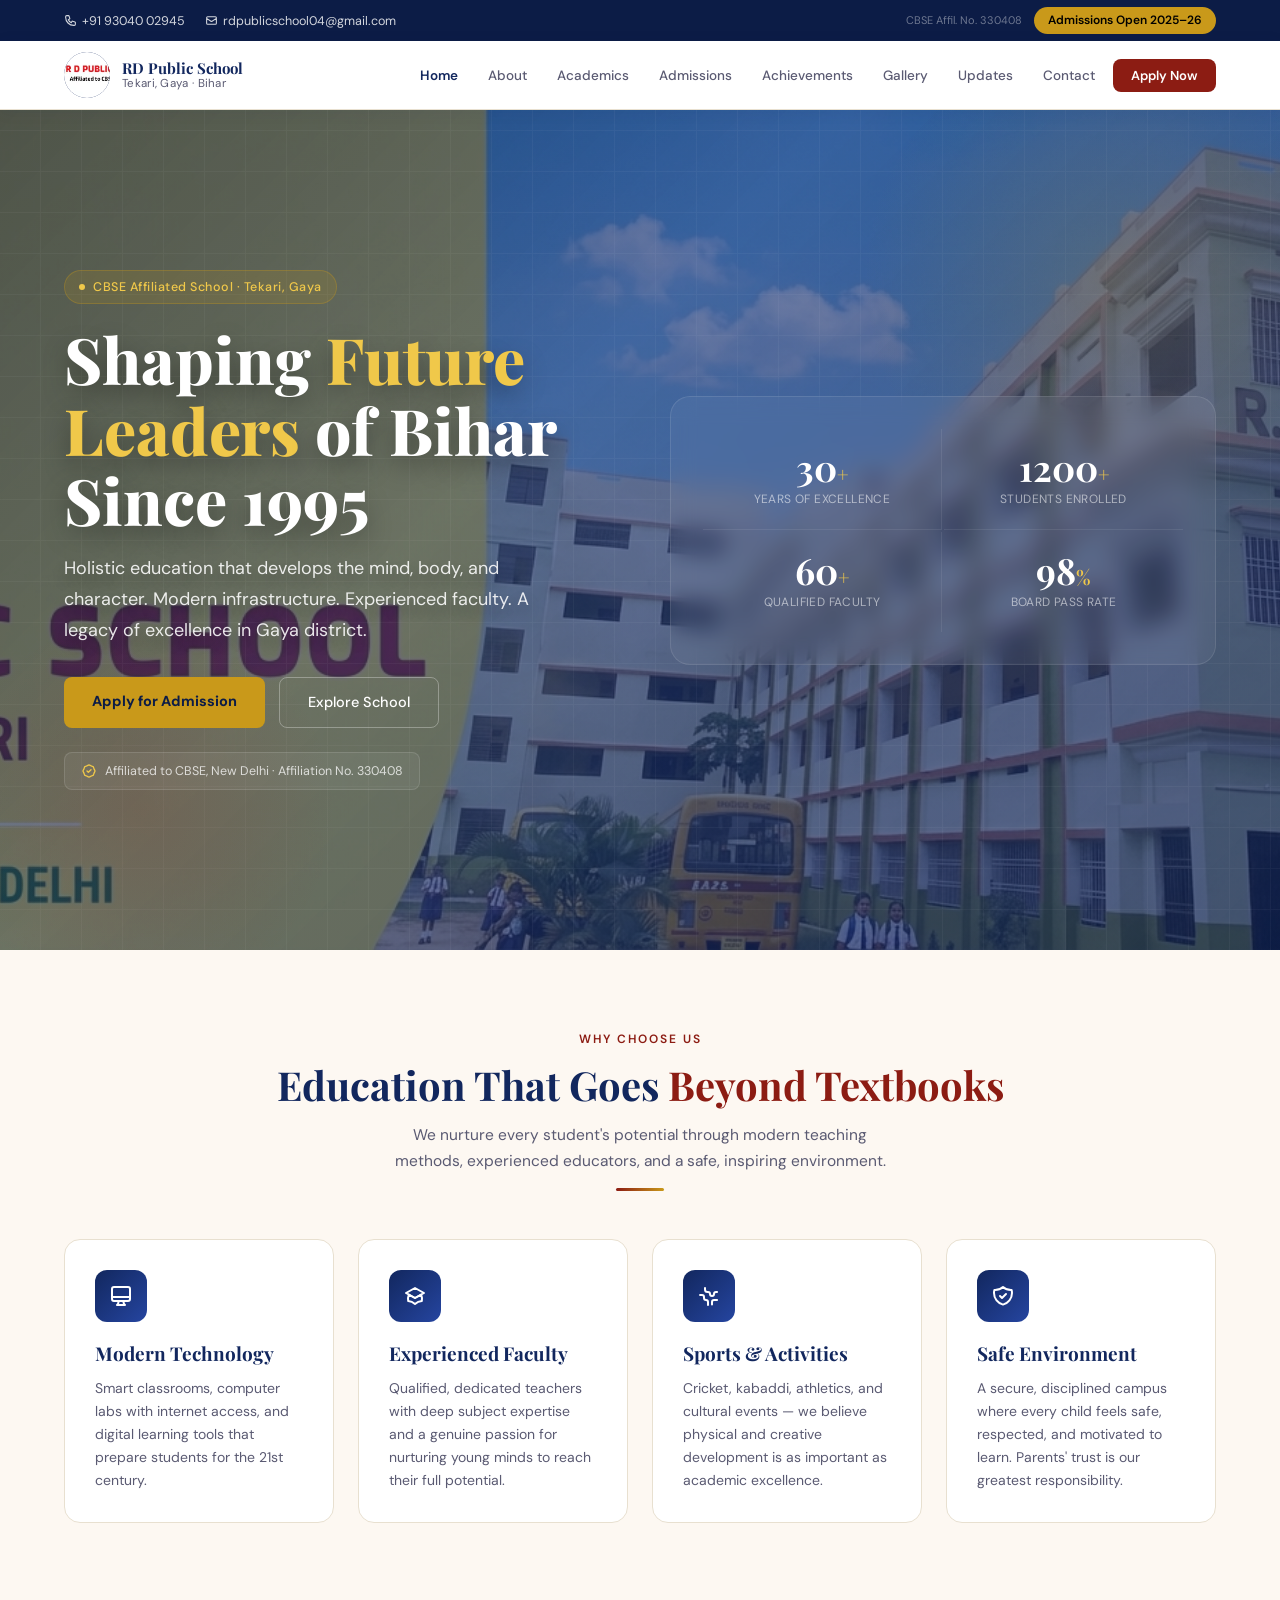
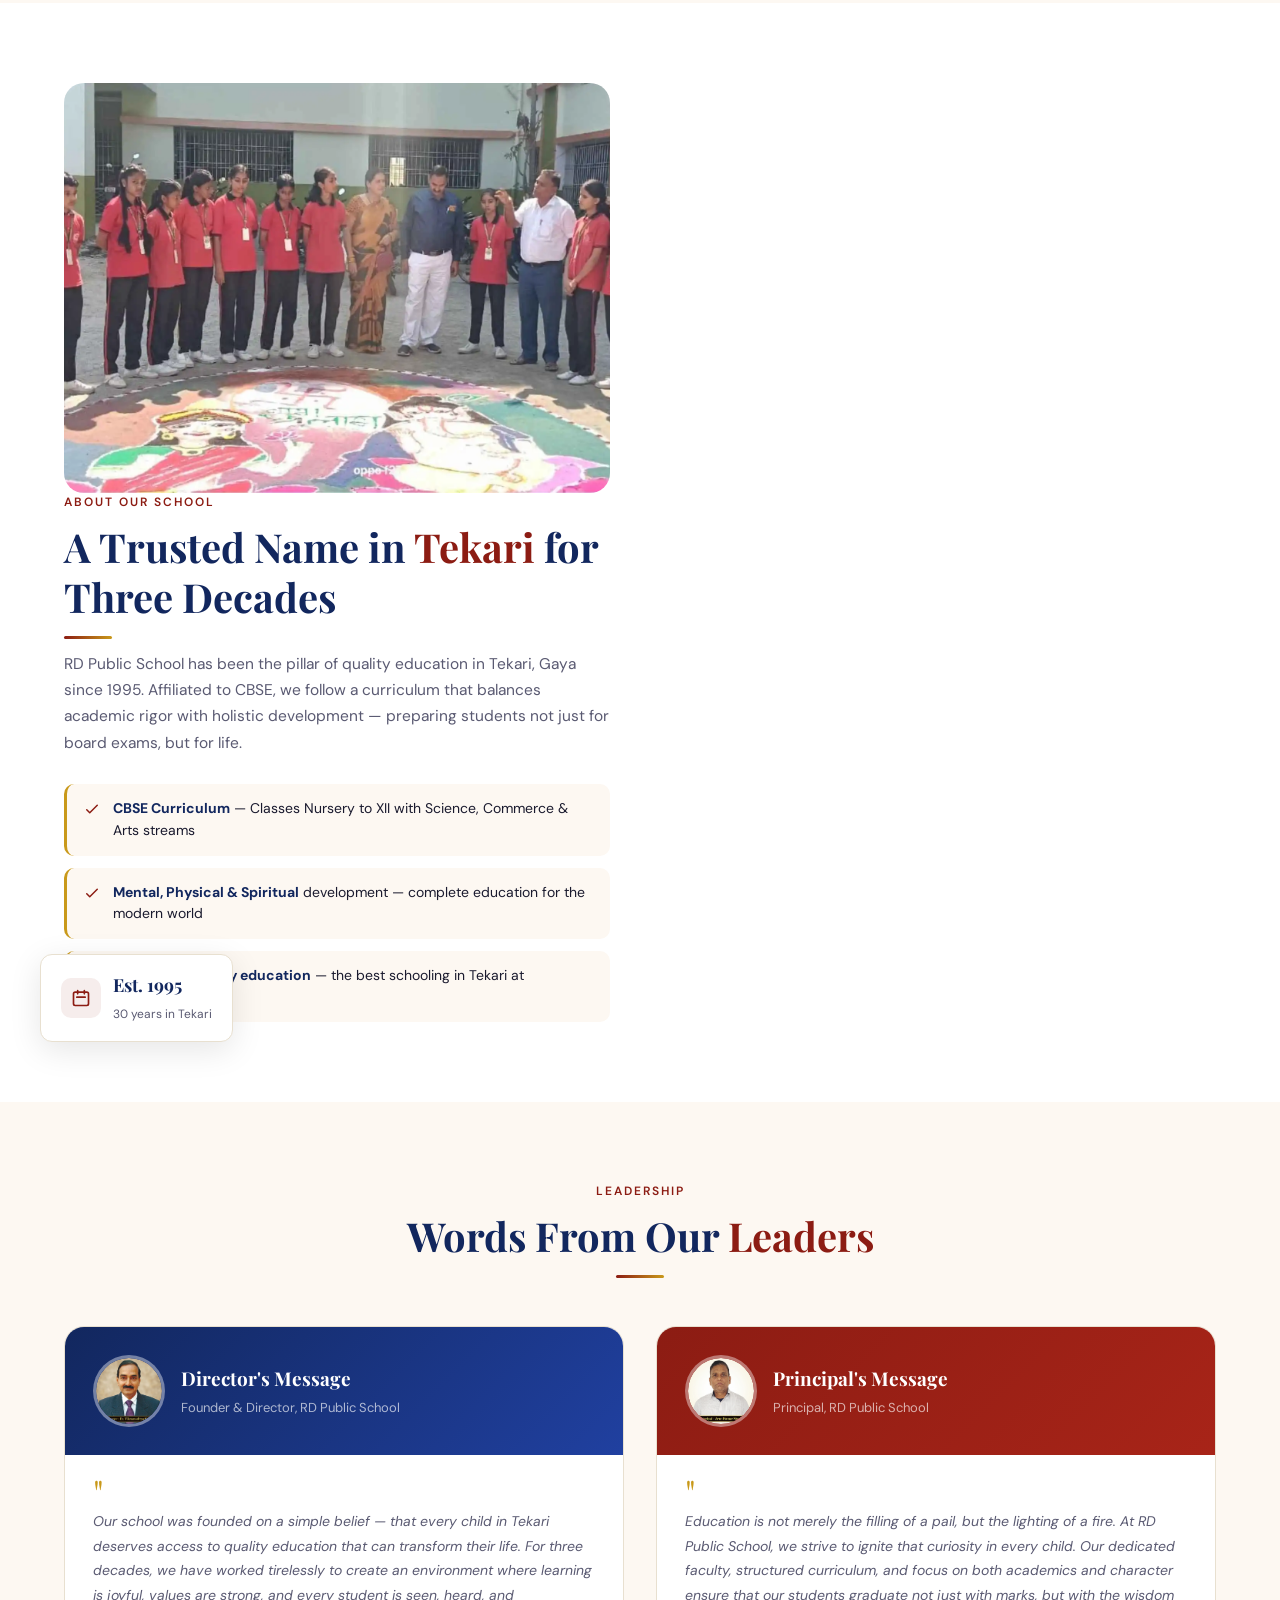
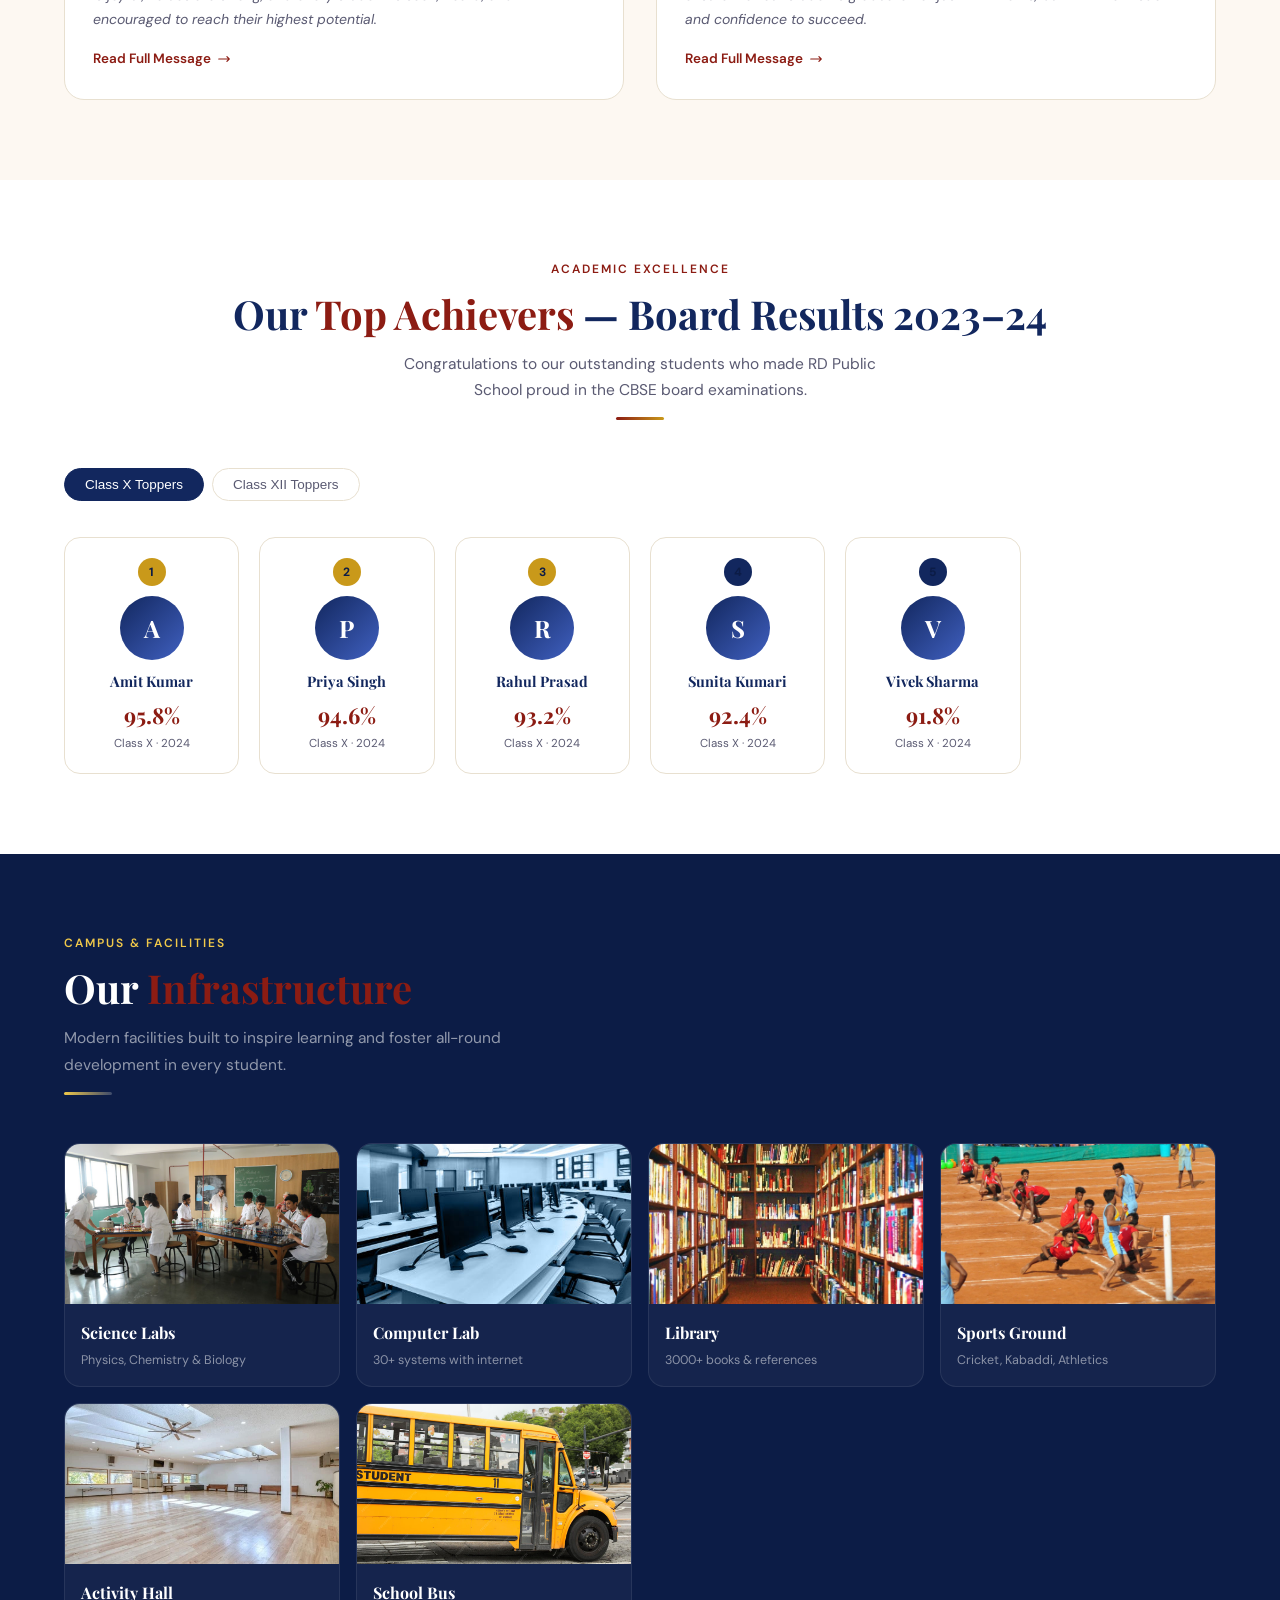
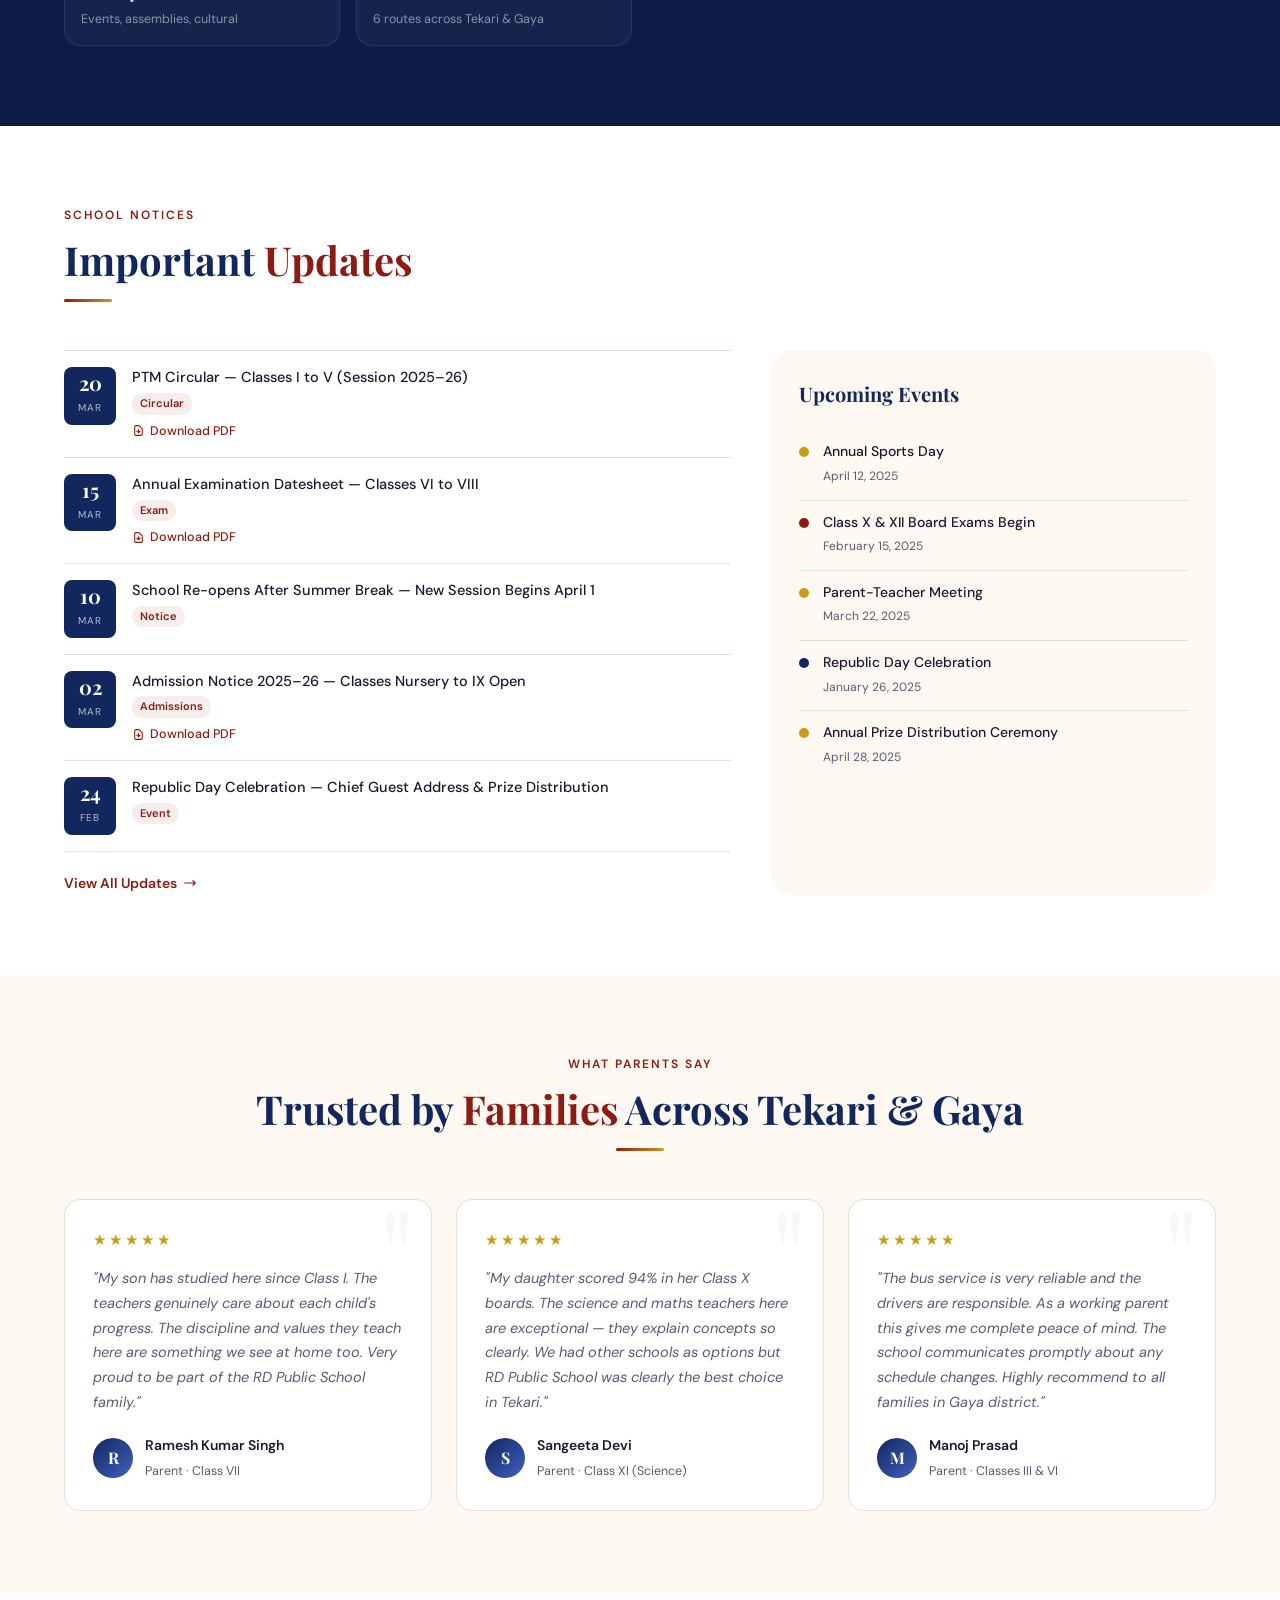
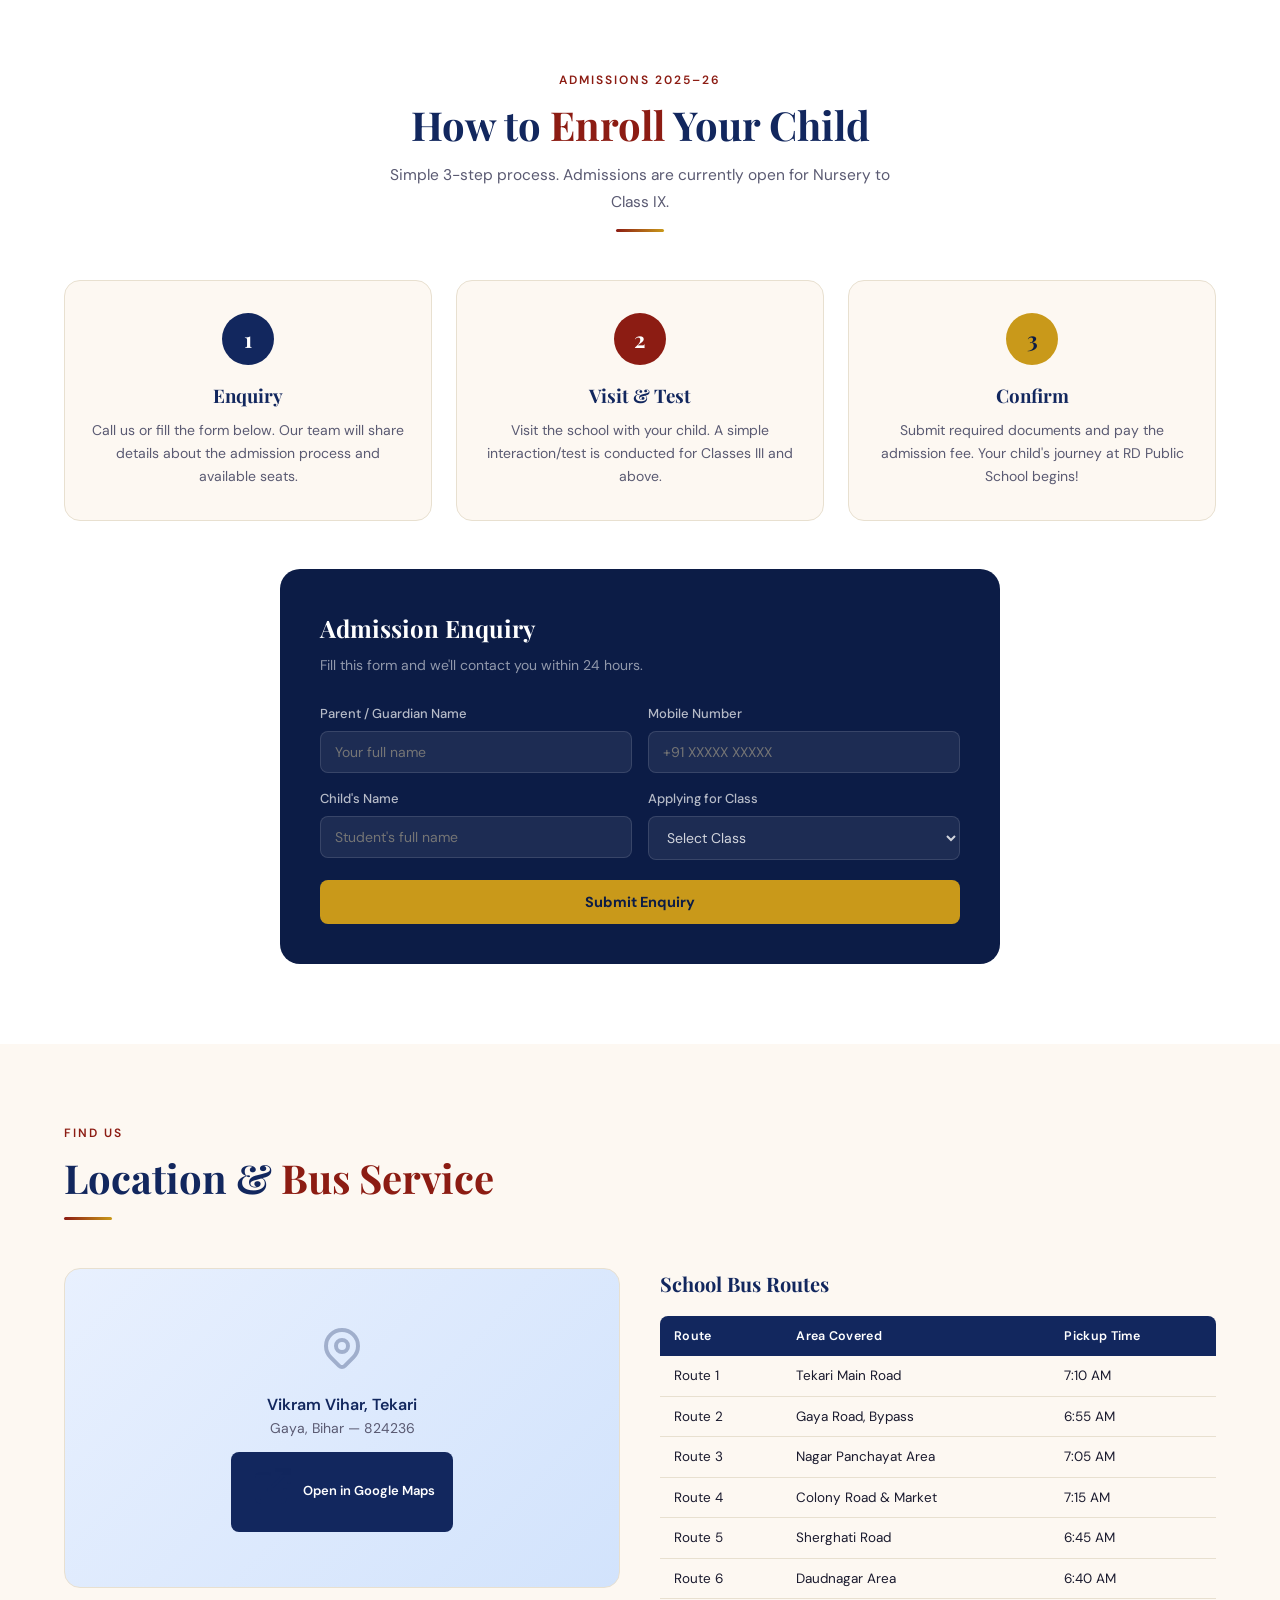
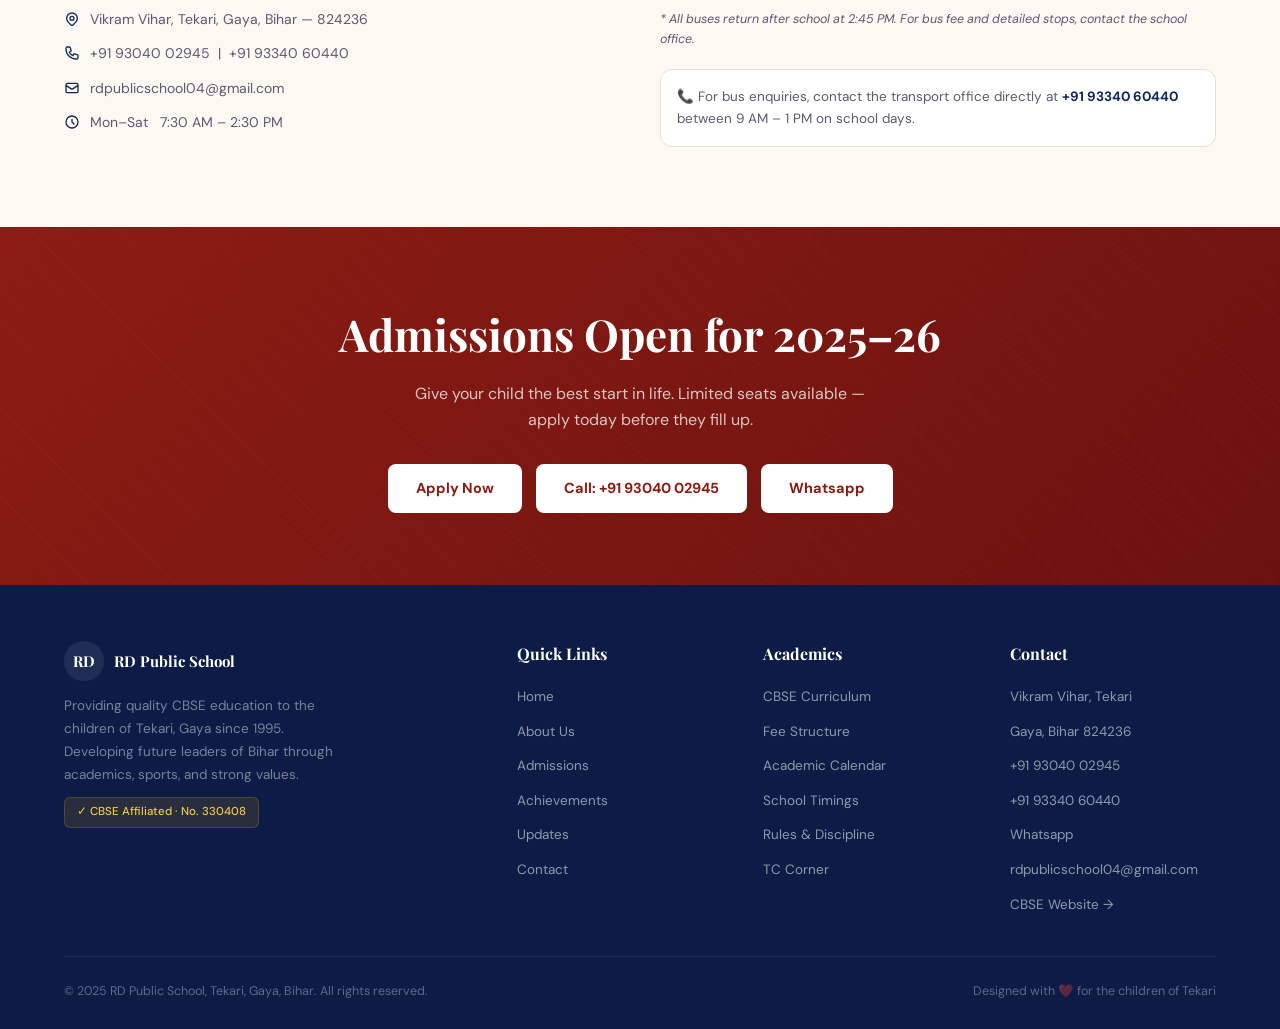
<file: index.html>
<!DOCTYPE html>
<html lang="en">
<head>
<meta charset="UTF-8"/>
<meta name="viewport" content="width=device-width, initial-scale=1.0"/>
<title>RD Public School — Tekari, Gaya, Bihar</title>
<link rel="preconnect" href="https://fonts.googleapis.com"/>
<link href="https://fonts.googleapis.com/css2?family=Playfair+Display:wght@600;700&family=DM+Sans:wght@300;400;500;600&display=swap" rel="stylesheet"/>
<style>
*,*::before,*::after{box-sizing:border-box;margin:0;padding:0}

:root{
  --navy:#12275E;
  --navy-deep:#0C1C46;
  --maroon:#8C1C13;
  --gold:#C9991A;
  --gold-light:#F0C84A;
  --cream:#FDF8F2;
  --warm-white:#FFFDF9;
  --text:#1A1A2E;
  --text-muted:#5A5A72;
  --border:#E8E0D0;
  --serif:'Playfair Display',serif;
  --sans:'DM Sans',sans-serif;
}

html{scroll-behavior:smooth}
body{font-family:var(--sans);color:var(--text);background:var(--warm-white);line-height:1.6;overflow-x:hidden}

/* ── TOP BAR ── */
.topbar{background:var(--navy-deep);color:#fff;font-size:12.5px;padding:7px 0}
.topbar-inner{max-width:1200px;margin:auto;padding:0 24px;display:flex;justify-content:space-between;align-items:center;flex-wrap:wrap;gap:8px}
.topbar a{color:rgba(255,255,255,0.82);text-decoration:none;display:flex;align-items:center;gap:5px;transition:color .2s}
.topbar a:hover{color:#fff}
.topbar-left{display:flex;gap:20px;align-items:center}
.topbar-right{display:flex;gap:12px;align-items:center}
.topbar-cta{background:var(--gold);color:#000!important;padding:4px 14px;border-radius:20px;font-weight:600;font-size:12px;transition:background .2s!important}
.topbar-cta:hover{background:var(--gold-light)!important}
.topbar svg{width:13px;height:13px}

/* ── NAVBAR ── */
nav{background:#fff;position:sticky;top:0;z-index:100;border-bottom:1px solid var(--border);box-shadow:0 2px 16px rgba(18,39,94,0.06)}
.nav-inner{max-width:1200px;margin:auto;padding:0 24px;display:flex;align-items:center;justify-content:space-between;height:68px}
.nav-logo{display:flex;align-items:center;gap:12px;text-decoration:none}
.logo-badge{width:46px;height:46px;background:var(--navy);border-radius:50%;display:flex;align-items:center;justify-content:center;flex-shrink:0}
.logo-badge span{color:#fff;font-family:var(--serif);font-size:17px;font-weight:700;letter-spacing:-0.5px}
.logo-text{line-height:1.2}
.logo-text strong{display:block;font-family:var(--serif);color:var(--navy);font-size:15px;font-weight:700}
.logo-text small{display:block;color:var(--text-muted);font-size:11.5px;letter-spacing:0.3px}
.nav-links{display:flex;gap:6px;list-style:none;align-items:center}
.nav-links a{font-size:13.5px;font-weight:500;color:var(--text-muted);text-decoration:none;padding:6px 12px;border-radius:6px;transition:all .2s}
.nav-links a:hover{color:var(--navy);background:rgba(18,39,94,0.06)}
.nav-links .active{color:var(--navy);font-weight:600}
.nav-btn{background:var(--maroon);color:#fff!important;padding:8px 18px!important;border-radius:8px!important;font-weight:600!important;font-size:13px!important}
.nav-btn:hover{background:#a82418!important;color:#fff!important}

/* ── HERO ── */
.hero{min-height:88vh;display:flex;align-items:center;position:relative;overflow:hidden;background:var(--navy-deep)}
.hero-bg{position:absolute;inset:0;background:linear-gradient(135deg,rgba(12,28,70,0.72) 0%,rgba(27,50,112,0.64) 40%,rgba(14,34,88,0.72) 100%),url('/rdpshero.png') center/cover no-repeat}
.hero-pattern{position:absolute;inset:0;opacity:0.04;background-image:repeating-linear-gradient(0deg,transparent,transparent 40px,rgba(255,255,255,0.9) 40px,rgba(255,255,255,0.9) 41px),repeating-linear-gradient(90deg,transparent,transparent 40px,rgba(255,255,255,0.9) 40px,rgba(255,255,255,0.9) 41px)}
.hero-accent{position:absolute;right:-80px;top:-80px;width:500px;height:500px;background:radial-gradient(circle,rgba(201,153,26,0.18) 0%,transparent 70%);pointer-events:none}
.hero-accent2{position:absolute;left:-60px;bottom:-60px;width:400px;height:400px;background:radial-gradient(circle,rgba(140,28,19,0.15) 0%,transparent 70%);pointer-events:none}
.hero-inner{max-width:1200px;margin:auto;padding:80px 24px;position:relative;z-index:2;display:grid;grid-template-columns:1fr 1fr;gap:60px;align-items:center}
.hero-badge{display:inline-flex;align-items:center;gap:8px;background:rgba(201,153,26,0.15);border:1px solid rgba(201,153,26,0.3);color:var(--gold-light);padding:6px 14px;border-radius:20px;font-size:12.5px;font-weight:500;letter-spacing:0.5px;margin-bottom:20px}
.hero-badge span{width:6px;height:6px;background:var(--gold-light);border-radius:50%;display:inline-block}
.hero h1{font-family:var(--serif);font-size:clamp(42px,5vw,70px);line-height:1.1;color:#fff;font-weight:800;margin-bottom:18px;text-shadow:0 10px 24px rgba(0,0,0,0.35)}
.hero h1 em{font-style:normal;color:var(--gold-light)}
.hero-sub{color:rgba(255,255,255,0.88);font-size:18px;max-width:520px;margin-bottom:32px;font-weight:400;line-height:1.7;text-shadow:0 8px 14px rgba(0,0,0,0.3)}
.hero-btns{display:flex;gap:14px;flex-wrap:wrap}
.btn-primary{background:var(--gold);color:#0C1C46;padding:13px 28px;border-radius:8px;font-weight:700;font-size:14.5px;text-decoration:none;display:inline-block;transition:all .2s;border:none;cursor:pointer}
.btn-primary:hover{background:var(--gold-light);transform:translateY(-1px);box-shadow:0 6px 20px rgba(201,153,26,0.35)}
.btn-ghost{background:transparent;color:#fff;padding:13px 28px;border-radius:8px;font-weight:500;font-size:14.5px;text-decoration:none;display:inline-block;transition:all .2s;border:1.5px solid rgba(255,255,255,0.3)}
.btn-ghost:hover{background:rgba(255,255,255,0.08);border-color:rgba(255,255,255,0.6)}
.hero-card{background:rgba(255,255,255,0.05);backdrop-filter:blur(12px);border:1px solid rgba(255,255,255,0.1);border-radius:20px;padding:32px;display:grid;grid-template-columns:1fr 1fr;gap:2px}
.hero-stat{padding:20px;text-align:center;border-right:1px solid rgba(255,255,255,0.08);border-bottom:1px solid rgba(255,255,255,0.08)}
.hero-stat:nth-child(2){border-right:none}
.hero-stat:nth-child(3){border-bottom:none}
.hero-stat:nth-child(4){border-right:none;border-bottom:none}
.hero-stat-num{font-family:var(--serif);font-size:36px;color:#fff;font-weight:700;line-height:1}
.hero-stat-num span{color:var(--gold-light);font-size:20px}
.hero-stat-label{color:rgba(255,255,255,0.55);font-size:12px;margin-top:5px;letter-spacing:0.4px;text-transform:uppercase}
.cbse-badge{margin-top:24px;display:inline-flex;align-items:center;gap:8px;background:rgba(255,255,255,0.06);border:1px solid rgba(255,255,255,0.12);color:rgba(255,255,255,0.75);padding:8px 16px;border-radius:8px;font-size:12.5px}
.cbse-badge svg{width:16px;height:16px;color:var(--gold-light)}

/* ── SECTIONS SHARED ── */
section{padding:80px 0}
.section-inner{max-width:1200px;margin:auto;padding:0 24px}
.section-label{font-size:12px;font-weight:600;letter-spacing:2px;text-transform:uppercase;color:var(--maroon);margin-bottom:10px}
.section-title{font-family:var(--serif);font-size:clamp(28px,3.5vw,40px);color:var(--navy);font-weight:700;line-height:1.25}
.section-title em{font-style:normal;color:var(--maroon)}
.section-sub{color:var(--text-muted);max-width:520px;margin-top:12px;font-size:15.5px;line-height:1.7}
.section-header{margin-bottom:48px}
.section-header.center{text-align:center}
.section-header.center .section-sub{margin:12px auto 0}
.divider{width:48px;height:3px;background:linear-gradient(90deg,var(--maroon),var(--gold));border-radius:2px;margin-top:14px}
.divider.center{margin:14px auto 0}

/* ── WHY US ── */
.why-us{background:var(--cream)}
.features-grid{display:grid;grid-template-columns:repeat(auto-fit,minmax(240px,1fr));gap:24px}
.feature-card{background:#fff;border:1px solid var(--border);border-radius:16px;padding:30px;transition:all .25s}
.feature-card:hover{border-color:var(--navy);box-shadow:0 8px 32px rgba(18,39,94,0.1);transform:translateY(-3px)}
.feature-icon{width:52px;height:52px;background:linear-gradient(135deg,var(--navy),#2545a0);border-radius:12px;display:flex;align-items:center;justify-content:center;margin-bottom:16px}
.feature-icon svg{width:24px;height:24px;color:#fff}
.feature-card h3{font-family:var(--serif);font-size:19px;color:var(--navy);margin-bottom:8px;font-weight:700}
.feature-card p{color:var(--text-muted);font-size:14px;line-height:1.65}

/* ── ABOUT ── */
.about-grid{display:grid;grid-template-columns:1fr 1fr;gap:60px;align-items:center}
.about-img{position:relative}
.about-img-main{width:100%;aspect-ratio:4/3;background:linear-gradient(135deg,var(--navy) 0%,#2545a0 100%);border-radius:20px;display:flex;align-items:center;justify-content:center;overflow:hidden}
.school-visual{text-align:center;color:rgba(255,255,255,0.8);padding:40px}
.school-visual .big-icon{font-size:80px;margin-bottom:12px;display:block}
.school-visual p{font-size:13px;opacity:0.6;letter-spacing:1px;text-transform:uppercase}
.about-float-card{position:absolute;bottom:-20px;left:-24px;background:#fff;border:1px solid var(--border);border-radius:12px;padding:16px 20px;box-shadow:0 8px 32px rgba(0,0,0,0.1);display:flex;align-items:center;gap:12px;min-width:180px}
.float-icon{width:40px;height:40px;background:rgba(140,28,19,0.08);border-radius:10px;display:flex;align-items:center;justify-content:center;flex-shrink:0}
.float-icon svg{width:20px;height:20px;color:var(--maroon)}
.float-card-text strong{display:block;font-size:18px;font-family:var(--serif);color:var(--navy);font-weight:700}
.float-card-text span{font-size:12px;color:var(--text-muted)}
.about-text .section-sub{max-width:100%}
.value-list{margin-top:28px;display:flex;flex-direction:column;gap:12px}
.value-item{display:flex;align-items:flex-start;gap:12px;padding:14px 16px;background:var(--cream);border-radius:10px;border-left:3px solid var(--gold)}
.value-item svg{width:18px;height:18px;color:var(--maroon);flex-shrink:0;margin-top:2px}
.value-item p{font-size:14px;color:var(--text);line-height:1.55}
.value-item p strong{color:var(--navy)}

/* ── DESK ── */
.desks{background:var(--cream)}
.desks-grid{display:grid;grid-template-columns:1fr 1fr;gap:32px}
.desk-card{background:#fff;border-radius:20px;overflow:hidden;border:1px solid var(--border);transition:box-shadow .25s}
.desk-card:hover{box-shadow:0 12px 40px rgba(18,39,94,0.1)}
.desk-header{background:linear-gradient(135deg,var(--navy),#2040a0);padding:28px;display:flex;align-items:center;gap:16px}
.desk-avatar{width:72px;height:72px;background:rgba(255,255,255,0.15);border-radius:50%;border:3px solid rgba(255,255,255,0.3);display:flex;align-items:center;justify-content:center;flex-shrink:0;overflow:hidden}
.desk-avatar span{font-family:var(--serif);font-size:28px;color:#fff;font-weight:700}
.desk-header-text h3{font-family:var(--serif);color:#fff;font-size:19px;font-weight:700}
.desk-header-text span{color:rgba(255,255,255,0.65);font-size:13px}
.desk-body{padding:28px}
.desk-quote{font-family:var(--serif);font-size:36px;color:var(--gold);line-height:0.5;display:block;margin-bottom:8px}
.desk-body p{color:var(--text-muted);font-size:14px;line-height:1.75;font-style:italic}
.desk-body a{display:inline-flex;align-items:center;gap:6px;margin-top:16px;color:var(--maroon);font-weight:600;font-size:13.5px;text-decoration:none}
.desk-body a svg{width:14px;height:14px}

/* ── ACHIEVEMENTS ── */
.achievers-tabs{display:flex;gap:8px;margin-bottom:36px}
.tab-btn{padding:8px 20px;border-radius:20px;border:1.5px solid var(--border);background:#fff;font-size:13.5px;font-weight:500;cursor:pointer;transition:all .2s;color:var(--text-muted)}
.tab-btn.active{background:var(--navy);color:#fff;border-color:var(--navy)}
.achievers-grid{display:grid;grid-template-columns:repeat(auto-fill,minmax(160px,1fr));gap:20px}
.achiever-card{background:#fff;border:1px solid var(--border);border-radius:16px;padding:20px;text-align:center;transition:all .25s}
.achiever-card:hover{border-color:var(--gold);box-shadow:0 8px 24px rgba(201,153,26,0.15);transform:translateY(-2px)}
.achiever-rank{display:inline-block;background:var(--gold);color:#0C1C46;width:28px;height:28px;border-radius:50%;font-weight:700;font-size:12px;line-height:28px;margin-bottom:10px}
.achiever-avatar{width:64px;height:64px;background:linear-gradient(135deg,var(--navy),#4060c0);border-radius:50%;margin:0 auto 10px;display:flex;align-items:center;justify-content:center}
.achiever-avatar span{font-family:var(--serif);font-size:24px;color:#fff;font-weight:700}
.achiever-card h4{font-family:var(--serif);font-size:14.5px;color:var(--navy);font-weight:700;margin-bottom:4px}
.achiever-pct{font-size:22px;font-weight:700;font-family:var(--serif);color:var(--maroon)}
.achiever-class{font-size:11.5px;color:var(--text-muted);margin-top:2px}

/* ── INFRASTRUCTURE ── */
.infra{background:var(--navy-deep)}
.infra .section-title{color:#fff}
.infra .section-label{color:var(--gold-light)}
.infra .divider{background:linear-gradient(90deg,var(--gold-light),rgba(255,255,255,0.2))}
.infra-grid{display:grid;grid-template-columns:repeat(auto-fill,minmax(220px,1fr));gap:16px}
.infra-card{border-radius:16px;overflow:hidden;background:rgba(255,255,255,0.04);border:1px solid rgba(255,255,255,0.08);cursor:pointer;transition:all .25s;position:relative}
.infra-card:hover{border-color:rgba(255,255,255,0.2);background:rgba(255,255,255,0.08)}
.infra-card-img{height:160px;display:flex;align-items:center;justify-content:center;font-size:52px}
.infra-card-body{padding:16px}
.infra-card-body h4{font-family:var(--serif);font-size:16px;color:#fff;font-weight:700}
.infra-card-body p{font-size:12.5px;color:rgba(255,255,255,0.5);margin-top:4px}

/* ── UPDATES ── */
.updates-grid{display:grid;grid-template-columns:3fr 2fr;gap:40px}
.update-list{display:flex;flex-direction:column;gap:0}
.update-item{display:flex;align-items:flex-start;gap:16px;padding:16px 0;border-bottom:1px solid var(--border);cursor:pointer;transition:background .15s}
.update-item:first-child{border-top:1px solid var(--border)}
.update-item:hover .update-title{color:var(--maroon)}
.update-date{background:var(--navy);color:#fff;border-radius:8px;padding:6px 10px;text-align:center;min-width:52px;flex-shrink:0}
.update-date .day{font-family:var(--serif);font-size:20px;font-weight:700;line-height:1;display:block}
.update-date .month{font-size:10px;letter-spacing:1px;text-transform:uppercase;opacity:0.7}
.update-title{font-size:14.5px;font-weight:500;color:var(--text);line-height:1.5;transition:color .2s}
.update-type{display:inline-block;font-size:11px;padding:2px 8px;border-radius:10px;background:rgba(140,28,19,0.08);color:var(--maroon);font-weight:600;margin-top:4px}
.update-pdf{display:flex;align-items:center;gap:5px;font-size:12.5px;color:var(--maroon);margin-top:6px;font-weight:500}
.update-pdf svg{width:13px;height:13px}
.events-card{background:var(--cream);border-radius:20px;padding:28px}
.events-card h3{font-family:var(--serif);font-size:20px;color:var(--navy);margin-bottom:20px;font-weight:700}
.event-item{display:flex;gap:14px;padding:12px 0;border-bottom:1px solid var(--border);align-items:flex-start}
.event-item:last-child{border-bottom:none}
.event-dot{width:10px;height:10px;background:var(--gold);border-radius:50%;flex-shrink:0;margin-top:5px}
.event-item p{font-size:14px;color:var(--text);font-weight:500;line-height:1.4}
.event-item span{font-size:12px;color:var(--text-muted)}

/* ── TESTIMONIALS ── */
.testimonials{background:var(--cream)}
.testimonials-grid{display:grid;grid-template-columns:repeat(auto-fit,minmax(280px,1fr));gap:24px}
.testi-card{background:#fff;border-radius:16px;padding:28px;border:1px solid var(--border);position:relative;overflow:hidden;transition:box-shadow .25s}
.testi-card:hover{box-shadow:0 8px 32px rgba(18,39,94,0.1)}
.testi-card::before{content:'"';position:absolute;top:-10px;right:16px;font-family:var(--serif);font-size:120px;color:rgba(18,39,94,0.04);line-height:1}
.stars{display:flex;gap:3px;margin-bottom:14px}
.stars span{color:var(--gold);font-size:15px}
.testi-card blockquote{font-size:14.5px;color:var(--text-muted);line-height:1.7;font-style:italic;margin-bottom:20px;position:relative;z-index:1}
.testi-author{display:flex;align-items:center;gap:12px}
.testi-avatar{width:40px;height:40px;border-radius:50%;background:linear-gradient(135deg,var(--navy),#4060c0);display:flex;align-items:center;justify-content:center;flex-shrink:0}
.testi-avatar span{color:#fff;font-family:var(--serif);font-size:16px;font-weight:700}
.testi-name strong{display:block;font-size:14px;font-weight:600;color:var(--text)}
.testi-name span{font-size:12.5px;color:var(--text-muted)}

/* ── BUS + LOCATION ── */
.location-grid{display:grid;grid-template-columns:1fr 1fr;gap:40px;align-items:start}
.map-embed{background:linear-gradient(135deg,#e8f0fe,#d2e3fc);border-radius:16px;overflow:hidden;height:320px;border:1px solid var(--border);position:relative;display:flex;align-items:center;justify-content:center}
.map-placeholder{text-align:center;color:var(--navy)}
.map-placeholder svg{width:48px;height:48px;color:var(--navy);opacity:0.3;margin-bottom:12px}
.map-placeholder p{font-size:14px;color:var(--text-muted)}
.map-placeholder a{display:inline-flex;align-items:center;gap:6px;margin-top:12px;background:var(--navy);color:#fff;padding:10px 18px;border-radius:8px;font-size:13px;font-weight:600;text-decoration:none;transition:background .2s}
.map-placeholder a:hover{background:var(--navy-deep)}
.contact-details{display:flex;flex-direction:column;gap:12px;margin-top:20px}
.contact-item{display:flex;align-items:center;gap:10px;font-size:14px;color:var(--text-muted)}
.contact-item svg{width:16px;height:16px;color:var(--navy);flex-shrink:0}
.bus-table{width:100%;border-collapse:collapse;margin-top:12px;font-size:13.5px}
.bus-table th{background:var(--navy);color:#fff;padding:10px 14px;text-align:left;font-weight:600;font-size:12.5px;letter-spacing:0.3px}
.bus-table th:first-child{border-radius:8px 0 0 0}
.bus-table th:last-child{border-radius:0 8px 0 0}
.bus-table td{padding:9px 14px;border-bottom:1px solid var(--border);color:var(--text)}
.bus-table tr:hover td{background:var(--cream)}
.bus-note{font-size:12.5px;color:var(--text-muted);margin-top:10px;font-style:italic}

/* ── CTA BANNER ── */
.cta-banner{background:linear-gradient(135deg,var(--maroon) 0%,#6b1210 100%);padding:72px 0;text-align:center;position:relative;overflow:hidden}
.cta-banner::before{content:'';position:absolute;inset:0;background-image:repeating-linear-gradient(45deg,transparent,transparent 20px,rgba(255,255,255,0.02) 20px,rgba(255,255,255,0.02) 21px)}
.cta-banner h2{font-family:var(--serif);font-size:clamp(28px,4vw,44px);color:#fff;margin-bottom:12px;font-weight:700;position:relative}
.cta-banner p{color:rgba(255,255,255,0.75);font-size:16px;max-width:480px;margin:0 auto 32px;position:relative}
.cta-banner-btns{display:flex;justify-content:center;gap:14px;flex-wrap:wrap;position:relative}
.btn-white{background:#fff;color:var(--maroon);padding:13px 28px;border-radius:8px;font-weight:700;font-size:14.5px;text-decoration:none;transition:all .2s}
.btn-white:hover{background:var(--cream);transform:translateY(-1px)}
.btn-outline-white{background:transparent;color:#fff;padding:13px 28px;border-radius:8px;font-weight:500;font-size:14.5px;text-decoration:none;border:1.5px solid rgba(255,255,255,0.4);transition:all .2s}
.btn-outline-white:hover{border-color:#fff;background:rgba(255,255,255,0.08)}

/* ── FOOTER ── */
footer{background:var(--navy-deep);color:rgba(255,255,255,0.75);padding:56px 0 28px}
.footer-inner{max-width:1200px;margin:auto;padding:0 24px}
.footer-top{display:grid;grid-template-columns:2fr 1fr 1fr 1fr;gap:40px;padding-bottom:40px;border-bottom:1px solid rgba(255,255,255,0.08)}
.footer-brand p{font-size:13.5px;line-height:1.7;margin-top:14px;opacity:0.6;max-width:280px}
.footer-col h4{color:#fff;font-family:var(--serif);font-size:16px;font-weight:700;margin-bottom:16px}
.footer-col ul{list-style:none;display:flex;flex-direction:column;gap:9px}
.footer-col ul a{color:rgba(255,255,255,0.55);text-decoration:none;font-size:13.5px;transition:color .2s}
.footer-col ul a:hover{color:#fff}
.footer-bottom{display:flex;justify-content:space-between;align-items:center;padding-top:24px;font-size:12.5px;opacity:0.45;flex-wrap:wrap;gap:8px}
.footer-logo{display:flex;align-items:center;gap:10px;margin-bottom:12px}
.footer-logo-badge{width:40px;height:40px;background:rgba(255,255,255,0.08);border-radius:50%;display:flex;align-items:center;justify-content:center}
.footer-logo-badge span{font-family:var(--serif);font-size:15px;color:#fff;font-weight:700}
.footer-logo strong{color:#fff;font-family:var(--serif);font-size:15px}
.affil-badge{display:inline-flex;align-items:center;gap:6px;background:rgba(201,153,26,0.15);border:1px solid rgba(201,153,26,0.25);color:var(--gold-light);padding:5px 12px;border-radius:6px;font-size:11.5px;margin-top:10px;font-weight:500}

/* ── RESPONSIVE ── */
@media(max-width:768px){
  .topbar-left span{display:none}
  .nav-links{display:none}
  .hero-inner{grid-template-columns:1fr;gap:36px;padding:60px 24px}
  .hero-card{display:grid;grid-template-columns:1fr 1fr}
  .about-grid,.desks-grid,.updates-grid,.location-grid{grid-template-columns:1fr}
  .footer-top{grid-template-columns:1fr 1fr}
  .about-float-card{display:none}
}

/* ── SCROLL ANIMATIONS ── */
.fade-up{opacity:0;transform:translateY(24px);transition:opacity .6s ease,transform .6s ease}
.fade-up.visible{opacity:1;transform:translateY(0)}
.fade-up:nth-child(2){transition-delay:.1s}
.fade-up:nth-child(3){transition-delay:.2s}
.fade-up:nth-child(4){transition-delay:.3s}
</style>
</head>
<body>

<!-- TOP BAR -->
<div class="topbar">
  <div class="topbar-inner">
    <div class="topbar-left">
      <a href="tel:+919304002945">
        <svg fill="none" viewBox="0 0 24 24" stroke="currentColor"><path stroke-linecap="round" stroke-linejoin="round" stroke-width="2" d="M3 5a2 2 0 012-2h3.28a1 1 0 01.948.684l1.498 4.493a1 1 0 01-.502 1.21l-2.257 1.13a11.042 11.042 0 005.516 5.516l1.13-2.257a1 1 0 011.21-.502l4.493 1.498A1 1 0 0121 15.72V19a2 2 0 01-2 2h-1C9.716 21 3 14.284 3 6V5z"/></svg>
        +91 93040 02945
      </a>
      <a href="mailto:rdpublicschool04@gmail.com">
        <svg fill="none" viewBox="0 0 24 24" stroke="currentColor"><path stroke-linecap="round" stroke-linejoin="round" stroke-width="2" d="M3 8l7.89 5.26a2 2 0 002.22 0L21 8M5 19h14a2 2 0 002-2V7a2 2 0 00-2-2H5a2 2 0 00-2 2v10a2 2 0 002 2z"/></svg>
        rdpublicschool04@gmail.com
      </a>
    </div>
    <div class="topbar-right">
      <span style="color:rgba(255,255,255,0.4);font-size:11px">CBSE Affil. No. 330408</span>
      <a href="#admissions" class="topbar-cta">Admissions Open 2025–26</a>
    </div>
  </div>
</div>

<!-- NAVBAR -->
<nav>
  <div class="nav-inner">
    <a href="#" class="nav-logo">
      <div class="logo-badge"><img src="/rdpslogo.webp" alt="RD Public School Logo" style="width:100%;height:100%;object-fit:cover;border-radius:50%;"></div>
      <div class="logo-text">
        <strong>RD Public School</strong>
        <small>Tekari, Gaya · Bihar</small>
      </div>
    </a>
    <ul class="nav-links">
      <li><a href="#" class="active">Home</a></li>
      <li><a href="#about">About</a></li>
      <li><a href="#academics">Academics</a></li>
      <li><a href="#admissions">Admissions</a></li>
      <li><a href="#achievements">Achievements</a></li>
      <li><a href="#gallery">Gallery</a></li>
      <li><a href="#updates">Updates</a></li>
      <li><a href="#contact">Contact</a></li>
      <li><a href="#admissions" class="nav-btn">Apply Now</a></li>
    </ul>
  </div>
</nav>

<!-- HERO -->
<section class="hero">
  <div class="hero-bg"></div>
  <div class="hero-pattern"></div>
  <div class="hero-accent"></div>
  <div class="hero-accent2"></div>
  <div class="hero-inner">
    <div>
      <div class="hero-badge"><span></span> CBSE Affiliated School · Tekari, Gaya</div>
      <h1>Shaping <em>Future Leaders</em> of Bihar Since 1995</h1>
      <p class="hero-sub">Holistic education that develops the mind, body, and character. Modern infrastructure. Experienced faculty. A legacy of excellence in Gaya district.</p>
      <div class="hero-btns">
        <a href="#admissions" class="btn-primary">Apply for Admission</a>
        <a href="#about" class="btn-ghost">Explore School</a>
      </div>
      <div class="cbse-badge">
        <svg fill="none" viewBox="0 0 24 24" stroke="currentColor"><path stroke-linecap="round" stroke-linejoin="round" stroke-width="2" d="M9 12l2 2 4-4M7.835 4.697a3.42 3.42 0 001.946-.806 3.42 3.42 0 014.438 0 3.42 3.42 0 001.946.806 3.42 3.42 0 013.138 3.138 3.42 3.42 0 00.806 1.946 3.42 3.42 0 010 4.438 3.42 3.42 0 00-.806 1.946 3.42 3.42 0 01-3.138 3.138 3.42 3.42 0 00-1.946.806 3.42 3.42 0 01-4.438 0 3.42 3.42 0 00-1.946-.806 3.42 3.42 0 01-3.138-3.138 3.42 3.42 0 00-.806-1.946 3.42 3.42 0 010-4.438 3.42 3.42 0 00.806-1.946 3.42 3.42 0 013.138-3.138z"/></svg>
        Affiliated to CBSE, New Delhi · Affiliation No. 330408
      </div>
    </div>
    <div>
      <div class="hero-card">
        <div class="hero-stat">
          <div class="hero-stat-num">30<span>+</span></div>
          <div class="hero-stat-label">Years of Excellence</div>
        </div>
        <div class="hero-stat">
          <div class="hero-stat-num">1200<span>+</span></div>
          <div class="hero-stat-label">Students Enrolled</div>
        </div>
        <div class="hero-stat">
          <div class="hero-stat-num">60<span>+</span></div>
          <div class="hero-stat-label">Qualified Faculty</div>
        </div>
        <div class="hero-stat">
          <div class="hero-stat-num">98<span>%</span></div>
          <div class="hero-stat-label">Board Pass Rate</div>
        </div>
      </div>
    </div>
  </div>
</section>

<!-- WHY US -->
<div id="academics"></div>
<section class="why-us" id="about">
  <div class="section-inner">
    <div class="section-header center">
      <div class="section-label">Why Choose Us</div>
      <h2 class="section-title">Education That Goes <em>Beyond Textbooks</em></h2>
      <p class="section-sub">We nurture every student's potential through modern teaching methods, experienced educators, and a safe, inspiring environment.</p>
      <div class="divider center"></div>
    </div>
    <div class="features-grid">
      <div class="feature-card fade-up">
        <div class="feature-icon">
          <svg fill="none" viewBox="0 0 24 24" stroke="currentColor"><path stroke-linecap="round" stroke-linejoin="round" stroke-width="2" d="M9.75 17L9 20l-1 1h8l-1-1-.75-3M3 13h18M5 17h14a2 2 0 002-2V5a2 2 0 00-2-2H5a2 2 0 00-2 2v10a2 2 0 002 2z"/></svg>
        </div>
        <h3>Modern Technology</h3>
        <p>Smart classrooms, computer labs with internet access, and digital learning tools that prepare students for the 21st century.</p>
      </div>
      <div class="feature-card fade-up">
        <div class="feature-icon">
          <svg fill="none" viewBox="0 0 24 24" stroke="currentColor"><path stroke-linecap="round" stroke-linejoin="round" stroke-width="2" d="M12 14l9-5-9-5-9 5 9 5z"/><path stroke-linecap="round" stroke-linejoin="round" stroke-width="2" d="M12 14l6.16-3.422a12.083 12.083 0 01.665 6.479A11.952 11.952 0 0012 20.055a11.952 11.952 0 00-6.824-2.998 12.078 12.078 0 01.665-6.479L12 14z"/></svg>
        </div>
        <h3>Experienced Faculty</h3>
        <p>Qualified, dedicated teachers with deep subject expertise and a genuine passion for nurturing young minds to reach their full potential.</p>
      </div>
      <div class="feature-card fade-up">
        <div class="feature-icon">
          <svg fill="none" viewBox="0 0 24 24" stroke="currentColor"><path stroke-linecap="round" stroke-linejoin="round" stroke-width="2" d="M3.055 11H5a2 2 0 012 2v1a2 2 0 002 2 2 2 0 012 2v2.945M8 3.935V5.5A2.5 2.5 0 0010.5 8h.5a2 2 0 012 2 2 2 0 104 0 2 2 0 012-2h1.064M15 20.488V18a2 2 0 012-2h3.064"/></svg>
        </div>
        <h3>Sports & Activities</h3>
        <p>Cricket, kabaddi, athletics, and cultural events — we believe physical and creative development is as important as academic excellence.</p>
      </div>
      <div class="feature-card fade-up">
        <div class="feature-icon">
          <svg fill="none" viewBox="0 0 24 24" stroke="currentColor"><path stroke-linecap="round" stroke-linejoin="round" stroke-width="2" d="M9 12l2 2 4-4m5.618-4.016A11.955 11.955 0 0112 2.944a11.955 11.955 0 01-8.618 3.04A12.02 12.02 0 003 9c0 5.591 3.824 10.29 9 11.622 5.176-1.332 9-6.03 9-11.622 0-1.042-.133-2.052-.382-3.016z"/></svg>
        </div>
        <h3>Safe Environment</h3>
        <p>A secure, disciplined campus where every child feels safe, respected, and motivated to learn. Parents' trust is our greatest responsibility.</p>
      </div>
    </div>
  </div>
</section>

<!-- ABOUT SCHOOL -->
<section style="background:#fff;padding:80px 0">
  <div class="section-inner">
    <div class="about-grid">
      <div class="about-img">
        <div class="about-img-main">
          <img src="/rdps2.webp" alt="RD Public School Campus" style="width:100%;height:100%;object-fit:cover;">
        </img>
        <div class="about-float-card">
          <div class="float-icon">
            <svg fill="none" viewBox="0 0 24 24" stroke="currentColor"><path stroke-linecap="round" stroke-linejoin="round" stroke-width="2" d="M8 7V3m8 4V3m-9 8h10M5 21h14a2 2 0 002-2V7a2 2 0 00-2-2H5a2 2 0 00-2 2v12a2 2 0 002 2z"/></svg>
          </div>
          <div class="float-card-text">
            <strong>Est. 1995</strong>
            <span>30 years in Tekari</span>
          </div>
        </div>
      </div>
      <div class="about-text">
        <div class="section-label">About Our School</div>
        <h2 class="section-title">A Trusted Name in <em>Tekari</em> for Three Decades</h2>
        <div class="divider"></div>
        <p class="section-sub">RD Public School has been the pillar of quality education in Tekari, Gaya since 1995. Affiliated to CBSE, we follow a curriculum that balances academic rigor with holistic development — preparing students not just for board exams, but for life.</p>
        <div class="value-list">
          <div class="value-item">
            <svg fill="none" viewBox="0 0 24 24" stroke="currentColor"><path stroke-linecap="round" stroke-linejoin="round" stroke-width="2" d="M5 13l4 4L19 7"/></svg>
            <p><strong>CBSE Curriculum</strong> — Classes Nursery to XII with Science, Commerce & Arts streams</p>
          </div>
          <div class="value-item">
            <svg fill="none" viewBox="0 0 24 24" stroke="currentColor"><path stroke-linecap="round" stroke-linejoin="round" stroke-width="2" d="M5 13l4 4L19 7"/></svg>
            <p><strong>Mental, Physical & Spiritual</strong> development — complete education for the modern world</p>
          </div>
          <div class="value-item">
            <svg fill="none" viewBox="0 0 24 24" stroke="currentColor"><path stroke-linecap="round" stroke-linejoin="round" stroke-width="2" d="M5 13l4 4L19 7"/></svg>
            <p><strong>Affordable quality education</strong> — the best schooling in Tekari at accessible fees</p>
          </div>
        </div>
      </div>
    </div>
  </div>
</section>

<!-- DIRECTOR + PRINCIPAL -->
<section class="desks" id="desk">
  <div class="section-inner">
    <div class="section-header center">
      <div class="section-label">Leadership</div>
      <h2 class="section-title">Words From Our <em>Leaders</em></h2>
      <div class="divider center"></div>
    </div>
    <div class="desks-grid">
      <div class="desk-card">
        <div class="desk-header">
          <div class="desk-avatar"><img src="/director.png" alt="Director" style="width:100%;height:100%;object-fit:cover;border-radius:50%;"></div>
          <div class="desk-header-text">
            <h3>Director's Message</h3>
            <span>Founder & Director, RD Public School</span>
          </div>
        </div>
        <div class="desk-body">
          <span class="desk-quote">"</span>
          <p>Our school was founded on a simple belief — that every child in Tekari deserves access to quality education that can transform their life. For three decades, we have worked tirelessly to create an environment where learning is joyful, values are strong, and every student is seen, heard, and encouraged to reach their highest potential.</p>
          <a href="#about">Read Full Message <svg fill="none" viewBox="0 0 24 24" stroke="currentColor"><path stroke-linecap="round" stroke-linejoin="round" stroke-width="2" d="M17 8l4 4m0 0l-4 4m4-4H3"/></svg></a>
        </div>
      </div>
      <div class="desk-card">
        <div class="desk-header" style="background:linear-gradient(135deg,var(--maroon),#a82418)">
          <div class="desk-avatar"><img src="/principal.png" alt="Principal" style="width:100%;height:100%;object-fit:cover;border-radius:50%;"></div>
          <div class="desk-header-text">
            <h3>Principal's Message</h3>
            <span>Principal, RD Public School</span>
          </div>
        </div>
        <div class="desk-body">
          <span class="desk-quote">"</span>
          <p>Education is not merely the filling of a pail, but the lighting of a fire. At RD Public School, we strive to ignite that curiosity in every child. Our dedicated faculty, structured curriculum, and focus on both academics and character ensure that our students graduate not just with marks, but with the wisdom and confidence to succeed.</p>
          <a href="#about">Read Full Message <svg fill="none" viewBox="0 0 24 24" stroke="currentColor"><path stroke-linecap="round" stroke-linejoin="round" stroke-width="2" d="M17 8l4 4m0 0l-4 4m4-4H3"/></svg></a>
        </div>
      </div>
    </div>
  </div>
</section>

<!-- TOP ACHIEVERS -->
<section style="background:#fff;padding:80px 0" id="achievements">
  <div class="section-inner">
    <div class="section-header center">
      <div class="section-label">Academic Excellence</div>
      <h2 class="section-title">Our <em>Top Achievers</em> — Board Results 2023–24</h2>
      <p class="section-sub">Congratulations to our outstanding students who made RD Public School proud in the CBSE board examinations.</p>
      <div class="divider center"></div>
    </div>
    <div class="achievers-tabs">
      <button class="tab-btn active" onclick="switchTab(this,'x')">Class X Toppers</button>
      <button class="tab-btn" onclick="switchTab(this,'xii')">Class XII Toppers</button>
    </div>
    <div class="achievers-grid" id="tab-x">
      <div class="achiever-card fade-up">
        <div class="achiever-rank">1</div>
        <div class="achiever-avatar"><span>A</span></div>
        <h4>Amit Kumar</h4>
        <div class="achiever-pct">95.8%</div>
        <div class="achiever-class">Class X · 2024</div>
      </div>
      <div class="achiever-card fade-up">
        <div class="achiever-rank">2</div>
        <div class="achiever-avatar"><span>P</span></div>
        <h4>Priya Singh</h4>
        <div class="achiever-pct">94.6%</div>
        <div class="achiever-class">Class X · 2024</div>
      </div>
      <div class="achiever-card fade-up">
        <div class="achiever-rank">3</div>
        <div class="achiever-avatar"><span>R</span></div>
        <h4>Rahul Prasad</h4>
        <div class="achiever-pct">93.2%</div>
        <div class="achiever-class">Class X · 2024</div>
      </div>
      <div class="achiever-card fade-up">
        <div class="achiever-rank" style="background:var(--navy)">4</div>
        <div class="achiever-avatar"><span>S</span></div>
        <h4>Sunita Kumari</h4>
        <div class="achiever-pct">92.4%</div>
        <div class="achiever-class">Class X · 2024</div>
      </div>
      <div class="achiever-card fade-up">
        <div class="achiever-rank" style="background:var(--navy)">5</div>
        <div class="achiever-avatar"><span>V</span></div>
        <h4>Vivek Sharma</h4>
        <div class="achiever-pct">91.8%</div>
        <div class="achiever-class">Class X · 2024</div>
      </div>
    </div>
    <div class="achievers-grid" id="tab-xii" style="display:none">
      <div class="achiever-card">
        <div class="achiever-rank">1</div>
        <div class="achiever-avatar" style="background:linear-gradient(135deg,var(--maroon),#c0392b)"><span>N</span></div>
        <h4>Neha Gupta</h4>
        <div class="achiever-pct">96.2%</div>
        <div class="achiever-class">Science · 2024</div>
      </div>
      <div class="achiever-card">
        <div class="achiever-rank">2</div>
        <div class="achiever-avatar" style="background:linear-gradient(135deg,var(--maroon),#c0392b)"><span>A</span></div>
        <h4>Arjun Tiwari</h4>
        <div class="achiever-pct">94.0%</div>
        <div class="achiever-class">Commerce · 2024</div>
      </div>
      <div class="achiever-card">
        <div class="achiever-rank">3</div>
        <div class="achiever-avatar" style="background:linear-gradient(135deg,var(--maroon),#c0392b)"><span>K</span></div>
        <h4>Kavita Rani</h4>
        <div class="achiever-pct">93.6%</div>
        <div class="achiever-class">Arts · 2024</div>
      </div>
    </div>
  </div>
</section>

<!-- INFRASTRUCTURE -->
<section class="infra" id="gallery">
  <div class="section-inner">
    <div class="section-header">
      <div class="section-label">Campus & Facilities</div>
      <h2 class="section-title">Our <em>Infrastructure</em></h2>
      <p style="color:rgba(255,255,255,0.55);max-width:480px;margin-top:12px;font-size:15.5px;line-height:1.7">Modern facilities built to inspire learning and foster all-round development in every student.</p>
      <div class="divider"></div>
    </div>
    <div class="infra-grid">
      <div class="infra-card fade-up">
        <div class="infra-card-img" style="background:rgba(18,39,94,0.4)"><img src="/sciencelab.png" alt="Science Lab" style="width:100%;height:100%;object-fit:cover;"></div>
        <div class="infra-card-body"><h4>Science Labs</h4><p>Physics, Chemistry & Biology</p></div>
      </div>
      <div class="infra-card fade-up">
        <div class="infra-card-img" style="background:rgba(140,28,19,0.3)"><img src="/computerlab.jpg" alt="Computer Lab" style="width:100%;height:100%;object-fit:cover;"></div>
        <div class="infra-card-body"><h4>Computer Lab</h4><p>30+ systems with internet</p></div>
      </div>
      <div class="infra-card fade-up">
        <div class="infra-card-img" style="background:rgba(18,39,94,0.4)"><img src="/library.jpg" alt="Library" style="width:100%;height:100%;object-fit:cover;"></div>
        <div class="infra-card-body"><h4>Library</h4><p>3000+ books & references</p></div>
      </div>
      <div class="infra-card fade-up">
        <div class="infra-card-img" style="background:rgba(140,28,19,0.3)"><img src="/ground.jpg" alt="Sports Ground" style="width:100%;height:100%;object-fit:cover;"></div>
        <div class="infra-card-body"><h4>Sports Ground</h4><p>Cricket, Kabaddi, Athletics</p></div>
      </div>
      <div class="infra-card fade-up">
        <div class="infra-card-img" style="background:rgba(18,39,94,0.4)"><img src="/activityhall.jpg" alt="Activity Hall" style="width:100%;height:100%;object-fit:cover;"></div>
        <div class="infra-card-body"><h4>Activity Hall</h4><p>Events, assemblies, cultural</p></div>
      </div>
      <div class="infra-card fade-up">
        <div class="infra-card-img" style="background:rgba(140,28,19,0.3)"><img src="/schoolbus.avif" alt="School Bus" style="width:100%;height:100%;object-fit:cover;"></div>
        <div class="infra-card-body"><h4>School Bus</h4><p>6 routes across Tekari & Gaya</p></div>
      </div>
    </div>
  </div>
</section>

<!-- IMPORTANT UPDATES -->
<section style="background:#fff;padding:80px 0" id="updates">
  <div class="section-inner">
    <div class="section-header">
      <div class="section-label">School Notices</div>
      <h2 class="section-title">Important <em>Updates</em></h2>
      <div class="divider"></div>
    </div>
    <div class="updates-grid">
      <div>
        <div class="update-list">
          <div class="update-item">
            <div class="update-date"><span class="day">20</span><span class="month">Mar</span></div>
            <div>
              <div class="update-title">PTM Circular — Classes I to V (Session 2025–26)</div>
              <span class="update-type">Circular</span>
              <div class="update-pdf"><svg fill="none" viewBox="0 0 24 24" stroke="currentColor"><path stroke-linecap="round" stroke-linejoin="round" stroke-width="2" d="M12 10v6m0 0l-3-3m3 3l3-3m2 8H7a2 2 0 01-2-2V5a2 2 0 012-2h5.586a1 1 0 01.707.293l5.414 5.414a1 1 0 01.293.707V19a2 2 0 01-2 2z"/></svg> Download PDF</div>
            </div>
          </div>
          <div class="update-item">
            <div class="update-date"><span class="day">15</span><span class="month">Mar</span></div>
            <div>
              <div class="update-title">Annual Examination Datesheet — Classes VI to VIII</div>
              <span class="update-type">Exam</span>
              <div class="update-pdf"><svg fill="none" viewBox="0 0 24 24" stroke="currentColor"><path stroke-linecap="round" stroke-linejoin="round" stroke-width="2" d="M12 10v6m0 0l-3-3m3 3l3-3m2 8H7a2 2 0 01-2-2V5a2 2 0 012-2h5.586a1 1 0 01.707.293l5.414 5.414a1 1 0 01.293.707V19a2 2 0 01-2 2z"/></svg> Download PDF</div>
            </div>
          </div>
          <div class="update-item">
            <div class="update-date"><span class="day">10</span><span class="month">Mar</span></div>
            <div>
              <div class="update-title">School Re-opens After Summer Break — New Session Begins April 1</div>
              <span class="update-type">Notice</span>
            </div>
          </div>
          <div class="update-item">
            <div class="update-date"><span class="day">02</span><span class="month">Mar</span></div>
            <div>
              <div class="update-title">Admission Notice 2025–26 — Classes Nursery to IX Open</div>
              <span class="update-type">Admissions</span>
              <div class="update-pdf"><svg fill="none" viewBox="0 0 24 24" stroke="currentColor"><path stroke-linecap="round" stroke-linejoin="round" stroke-width="2" d="M12 10v6m0 0l-3-3m3 3l3-3m2 8H7a2 2 0 01-2-2V5a2 2 0 012-2h5.586a1 1 0 01.707.293l5.414 5.414a1 1 0 01.293.707V19a2 2 0 01-2 2z"/></svg> Download PDF</div>
            </div>
          </div>
          <div class="update-item">
            <div class="update-date"><span class="day">24</span><span class="month">Feb</span></div>
            <div>
              <div class="update-title">Republic Day Celebration — Chief Guest Address & Prize Distribution</div>
              <span class="update-type">Event</span>
            </div>
          </div>
        </div>
        <a href="#" style="display:inline-flex;align-items:center;gap:6px;margin-top:20px;color:var(--maroon);font-weight:600;font-size:14px;text-decoration:none">
          View All Updates
          <svg width="14" height="14" fill="none" viewBox="0 0 24 24" stroke="currentColor"><path stroke-linecap="round" stroke-linejoin="round" stroke-width="2" d="M17 8l4 4m0 0l-4 4m4-4H3"/></svg>
        </a>
      </div>
      <div class="events-card">
        <h3>Upcoming Events</h3>
        <div class="event-item">
          <div class="event-dot"></div>
          <div>
            <p>Annual Sports Day</p>
            <span>April 12, 2025</span>
          </div>
        </div>
        <div class="event-item">
          <div class="event-dot" style="background:var(--maroon)"></div>
          <div>
            <p>Class X & XII Board Exams Begin</p>
            <span>February 15, 2025</span>
          </div>
        </div>
        <div class="event-item">
          <div class="event-dot"></div>
          <div>
            <p>Parent-Teacher Meeting</p>
            <span>March 22, 2025</span>
          </div>
        </div>
        <div class="event-item">
          <div class="event-dot" style="background:var(--navy)"></div>
          <div>
            <p>Republic Day Celebration</p>
            <span>January 26, 2025</span>
          </div>
        </div>
        <div class="event-item">
          <div class="event-dot"></div>
          <div>
            <p>Annual Prize Distribution Ceremony</p>
            <span>April 28, 2025</span>
          </div>
        </div>
      </div>
    </div>
  </div>
</section>

<!-- TESTIMONIALS -->
<section class="testimonials">
  <div class="section-inner">
    <div class="section-header center">
      <div class="section-label">What Parents Say</div>
      <h2 class="section-title">Trusted by <em>Families</em> Across Tekari & Gaya</h2>
      <div class="divider center"></div>
    </div>
    <div class="testimonials-grid">
      <div class="testi-card fade-up">
        <div class="stars"><span>★</span><span>★</span><span>★</span><span>★</span><span>★</span></div>
        <blockquote>"My son has studied here since Class I. The teachers genuinely care about each child's progress. The discipline and values they teach here are something we see at home too. Very proud to be part of the RD Public School family."</blockquote>
        <div class="testi-author">
          <div class="testi-avatar"><span>R</span></div>
          <div class="testi-name"><strong>Ramesh Kumar Singh</strong><span>Parent · Class VII</span></div>
        </div>
      </div>
      <div class="testi-card fade-up">
        <div class="stars"><span>★</span><span>★</span><span>★</span><span>★</span><span>★</span></div>
        <blockquote>"My daughter scored 94% in her Class X boards. The science and maths teachers here are exceptional — they explain concepts so clearly. We had other schools as options but RD Public School was clearly the best choice in Tekari."</blockquote>
        <div class="testi-author">
          <div class="testi-avatar"><span>S</span></div>
          <div class="testi-name"><strong>Sangeeta Devi</strong><span>Parent · Class XI (Science)</span></div>
        </div>
      </div>
      <div class="testi-card fade-up">
        <div class="stars"><span>★</span><span>★</span><span>★</span><span>★</span><span>★</span></div>
        <blockquote>"The bus service is very reliable and the drivers are responsible. As a working parent this gives me complete peace of mind. The school communicates promptly about any schedule changes. Highly recommend to all families in Gaya district."</blockquote>
        <div class="testi-author">
          <div class="testi-avatar"><span>M</span></div>
          <div class="testi-name"><strong>Manoj Prasad</strong><span>Parent · Classes III & VI</span></div>
        </div>
      </div>
    </div>
  </div>
</section>

<!-- ADMISSIONS -->
<section style="background:#fff;padding:80px 0" id="admissions">
  <div class="section-inner">
    <div class="section-header center">
      <div class="section-label">Admissions 2025–26</div>
      <h2 class="section-title">How to <em>Enroll</em> Your Child</h2>
      <p class="section-sub">Simple 3-step process. Admissions are currently open for Nursery to Class IX.</p>
      <div class="divider center"></div>
    </div>
    <div style="display:grid;grid-template-columns:repeat(3,1fr);gap:24px;margin-bottom:48px">
      <div style="text-align:center;padding:32px 24px;background:var(--cream);border-radius:16px;border:1px solid var(--border)">
        <div style="width:52px;height:52px;background:var(--navy);border-radius:50%;margin:0 auto 16px;display:flex;align-items:center;justify-content:center;color:#fff;font-family:var(--serif);font-size:22px;font-weight:700">1</div>
        <h3 style="font-family:var(--serif);color:var(--navy);margin-bottom:8px">Enquiry</h3>
        <p style="color:var(--text-muted);font-size:14px;line-height:1.65">Call us or fill the form below. Our team will share details about the admission process and available seats.</p>
      </div>
      <div style="text-align:center;padding:32px 24px;background:var(--cream);border-radius:16px;border:1px solid var(--border)">
        <div style="width:52px;height:52px;background:var(--maroon);border-radius:50%;margin:0 auto 16px;display:flex;align-items:center;justify-content:center;color:#fff;font-family:var(--serif);font-size:22px;font-weight:700">2</div>
        <h3 style="font-family:var(--serif);color:var(--navy);margin-bottom:8px">Visit & Test</h3>
        <p style="color:var(--text-muted);font-size:14px;line-height:1.65">Visit the school with your child. A simple interaction/test is conducted for Classes III and above.</p>
      </div>
      <div style="text-align:center;padding:32px 24px;background:var(--cream);border-radius:16px;border:1px solid var(--border)">
        <div style="width:52px;height:52px;background:var(--gold);border-radius:50%;margin:0 auto 16px;display:flex;align-items:center;justify-content:center;color:var(--navy-deep);font-family:var(--serif);font-size:22px;font-weight:700">3</div>
        <h3 style="font-family:var(--serif);color:var(--navy);margin-bottom:8px">Confirm</h3>
        <p style="color:var(--text-muted);font-size:14px;line-height:1.65">Submit required documents and pay the admission fee. Your child's journey at RD Public School begins!</p>
      </div>
    </div>
    <!-- Enquiry Form -->
    <div style="background:var(--navy-deep);border-radius:20px;padding:40px;max-width:720px;margin:0 auto">
      <h3 style="font-family:var(--serif);color:#fff;font-size:24px;margin-bottom:6px;font-weight:700">Admission Enquiry</h3>
      <p style="color:rgba(255,255,255,0.55);font-size:14px;margin-bottom:28px">Fill this form and we'll contact you within 24 hours.</p>
      <div style="display:grid;grid-template-columns:1fr 1fr;gap:16px">
        <div style="display:flex;flex-direction:column;gap:6px">
          <label style="color:rgba(255,255,255,0.7);font-size:13px;font-weight:500">Parent / Guardian Name</label>
          <input type="text" placeholder="Your full name" style="background:rgba(255,255,255,0.07);border:1px solid rgba(255,255,255,0.12);border-radius:8px;padding:11px 14px;color:#fff;font-size:14px;outline:none;font-family:var(--sans)" onfocus="this.style.borderColor='rgba(201,153,26,0.6)'" onblur="this.style.borderColor='rgba(255,255,255,0.12)'"/>
        </div>
        <div style="display:flex;flex-direction:column;gap:6px">
          <label style="color:rgba(255,255,255,0.7);font-size:13px;font-weight:500">Mobile Number</label>
          <input type="tel" placeholder="+91 XXXXX XXXXX" style="background:rgba(255,255,255,0.07);border:1px solid rgba(255,255,255,0.12);border-radius:8px;padding:11px 14px;color:#fff;font-size:14px;outline:none;font-family:var(--sans)" onfocus="this.style.borderColor='rgba(201,153,26,0.6)'" onblur="this.style.borderColor='rgba(255,255,255,0.12)'"/>
        </div>
        <div style="display:flex;flex-direction:column;gap:6px">
          <label style="color:rgba(255,255,255,0.7);font-size:13px;font-weight:500">Child's Name</label>
          <input type="text" placeholder="Student's full name" style="background:rgba(255,255,255,0.07);border:1px solid rgba(255,255,255,0.12);border-radius:8px;padding:11px 14px;color:#fff;font-size:14px;outline:none;font-family:var(--sans)" onfocus="this.style.borderColor='rgba(201,153,26,0.6)'" onblur="this.style.borderColor='rgba(255,255,255,0.12)'"/>
        </div>
        <div style="display:flex;flex-direction:column;gap:6px">
          <label style="color:rgba(255,255,255,0.7);font-size:13px;font-weight:500">Applying for Class</label>
          <select style="background:rgba(255,255,255,0.07);border:1px solid rgba(255,255,255,0.12);border-radius:8px;padding:11px 14px;color:rgba(255,255,255,0.8);font-size:14px;outline:none;font-family:var(--sans);cursor:pointer">
            <option value="" style="background:#1a2744">Select Class</option>
            <option style="background:#1a2744">Nursery / KG</option>
            <option style="background:#1a2744">Class I</option>
            <option style="background:#1a2744">Class II</option>
            <option style="background:#1a2744">Class III</option>
            <option style="background:#1a2744">Class IV–V</option>
            <option style="background:#1a2744">Class VI–VIII</option>
            <option style="background:#1a2744">Class IX</option>
          </select>
        </div>
      </div>
      <button style="margin-top:20px;background:var(--gold);color:var(--navy-deep);padding:13px 28px;border-radius:8px;font-weight:700;font-size:14.5px;border:none;cursor:pointer;font-family:var(--sans);transition:background .2s;width:100%" onmouseover="this.style.background='#d4a820'" onmouseout="this.style.background='var(--gold)'">Submit Enquiry</button>
    </div>
  </div>
</section>

<!-- LOCATION + BUS SERVICE -->
<section style="background:var(--cream);padding:80px 0" id="contact">
  <div class="section-inner">
    <div class="section-header">
      <div class="section-label">Find Us</div>
      <h2 class="section-title">Location & <em>Bus Service</em></h2>
      <div class="divider"></div>
    </div>
    <div class="location-grid">
      <div>
        <div class="map-embed">
          <div class="map-placeholder">
            <svg fill="none" viewBox="0 0 24 24" stroke="currentColor"><path stroke-linecap="round" stroke-linejoin="round" stroke-width="2" d="M17.657 16.657L13.414 20.9a1.998 1.998 0 01-2.827 0l-4.244-4.243a8 8 0 1111.314 0z"/><path stroke-linecap="round" stroke-linejoin="round" stroke-width="2" d="M15 11a3 3 0 11-6 0 3 3 0 016 0z"/></svg>
            <p style="font-weight:600;color:var(--navy);font-size:16px">Vikram Vihar, Tekari</p>
            <p>Gaya, Bihar — 824236</p>
            <a href="https://maps.google.com?q=Tekari+Gaya+Bihar" target="_blank">
              <svg width="14" height="14" fill="none" viewBox="0 0 24 24" stroke="currentColor"><path stroke-linecap="round" stroke-linejoin="round" stroke-width="2" d="M10 6H6a2 2 0 00-2 2v10a2 2 0 002 2h10a2 2 0 002-2v-4M14 4h6m0 0v6m0-6L10 14"/></svg>
              Open in Google Maps
            </a>
          </div>
        </div>
        <div class="contact-details">
          <div class="contact-item">
            <svg fill="none" viewBox="0 0 24 24" stroke="currentColor"><path stroke-linecap="round" stroke-linejoin="round" stroke-width="2" d="M17.657 16.657L13.414 20.9a1.998 1.998 0 01-2.827 0l-4.244-4.243a8 8 0 1111.314 0z"/><path stroke-linecap="round" stroke-linejoin="round" stroke-width="2" d="M15 11a3 3 0 11-6 0 3 3 0 016 0z"/></svg>
            Vikram Vihar, Tekari, Gaya, Bihar — 824236
          </div>
          <div class="contact-item">
            <svg fill="none" viewBox="0 0 24 24" stroke="currentColor"><path stroke-linecap="round" stroke-linejoin="round" stroke-width="2" d="M3 5a2 2 0 012-2h3.28a1 1 0 01.948.684l1.498 4.493a1 1 0 01-.502 1.21l-2.257 1.13a11.042 11.042 0 005.516 5.516l1.13-2.257a1 1 0 011.21-.502l4.493 1.498A1 1 0 0121 15.72V19a2 2 0 01-2 2h-1C9.716 21 3 14.284 3 6V5z"/></svg>
            +91 93040 02945 &nbsp;|&nbsp; +91 93340 60440
          </div>
          <div class="contact-item">
            <svg fill="none" viewBox="0 0 24 24" stroke="currentColor"><path stroke-linecap="round" stroke-linejoin="round" stroke-width="2" d="M3 8l7.89 5.26a2 2 0 002.22 0L21 8M5 19h14a2 2 0 002-2V7a2 2 0 00-2-2H5a2 2 0 00-2 2v10a2 2 0 002 2z"/></svg>
            rdpublicschool04@gmail.com
          </div>
          <div class="contact-item">
            <svg fill="none" viewBox="0 0 24 24" stroke="currentColor"><path stroke-linecap="round" stroke-linejoin="round" stroke-width="2" d="M12 8v4l3 3m6-3a9 9 0 11-18 0 9 9 0 0118 0z"/></svg>
            Mon–Sat &nbsp; 7:30 AM – 2:30 PM
          </div>
        </div>
      </div>
      <div>
        <h3 style="font-family:var(--serif);color:var(--navy);font-size:20px;margin-bottom:16px;font-weight:700">School Bus Routes</h3>
        <table class="bus-table">
          <thead>
            <tr><th>Route</th><th>Area Covered</th><th>Pickup Time</th></tr>
          </thead>
          <tbody>
            <tr><td>Route 1</td><td>Tekari Main Road</td><td>7:10 AM</td></tr>
            <tr><td>Route 2</td><td>Gaya Road, Bypass</td><td>6:55 AM</td></tr>
            <tr><td>Route 3</td><td>Nagar Panchayat Area</td><td>7:05 AM</td></tr>
            <tr><td>Route 4</td><td>Colony Road & Market</td><td>7:15 AM</td></tr>
            <tr><td>Route 5</td><td>Sherghati Road</td><td>6:45 AM</td></tr>
            <tr><td>Route 6</td><td>Daudnagar Area</td><td>6:40 AM</td></tr>
          </tbody>
        </table>
        <p class="bus-note">* All buses return after school at 2:45 PM. For bus fee and detailed stops, contact the school office.</p>
        <div style="margin-top:20px;padding:16px;background:#fff;border-radius:12px;border:1px solid var(--border)">
          <p style="font-size:13.5px;color:var(--text-muted);line-height:1.6">📞 For bus enquiries, contact the transport office directly at <strong style="color:var(--navy)">+91 93340 60440</strong> between 9 AM – 1 PM on school days.</p>
        </div>
      </div>
    </div>
  </div>
</section>

<!-- CTA BANNER -->
<section class="cta-banner">
  <div class="section-inner">
    <h2>Admissions Open for 2025–26</h2>
    <p>Give your child the best start in life. Limited seats available — apply today before they fill up.</p>
    <div class="cta-banner-btns">
      <a href="#admissions" class="btn-white">Apply Now</a>
      <a href="tel:+919304002945" class="btn-white">Call: +91 93040 02945</a>
      <a href="tel:+919334060440" class="btn-white">Whatsapp</a>
    </div>
  </div>
</section>

<!-- FOOTER -->
<footer>
  <div class="footer-inner">
    <div class="footer-top">
      <div class="footer-brand">
        <div class="footer-logo">
          <div class="footer-logo-badge"><span>RD</span></div>
          <strong>RD Public School</strong>
        </div>
        <p>Providing quality CBSE education to the children of Tekari, Gaya since 1995. Developing future leaders of Bihar through academics, sports, and strong values.</p>
        <div class="affil-badge">✓ CBSE Affiliated · No. 330408</div>
      </div>
      <div class="footer-col">
        <h4>Quick Links</h4>
        <ul>
          <li><a href="#">Home</a></li>
          <li><a href="#about">About Us</a></li>
          <li><a href="#admissions">Admissions</a></li>
          <li><a href="#achievements">Achievements</a></li>
          <li><a href="#updates">Updates</a></li>
          <li><a href="#contact">Contact</a></li>
        </ul>
      </div>
      <div class="footer-col">
        <h4>Academics</h4>
        <ul>
          <li><a href="#">CBSE Curriculum</a></li>
          <li><a href="#">Fee Structure</a></li>
          <li><a href="#">Academic Calendar</a></li>
          <li><a href="#">School Timings</a></li>
          <li><a href="#">Rules & Discipline</a></li>
          <li><a href="#">TC Corner</a></li>
        </ul>
      </div>
      <div class="footer-col">
        <h4>Contact</h4>
        <ul>
          <li><a href="#">Vikram Vihar, Tekari</a></li>
          <li><a href="#">Gaya, Bihar 824236</a></li>
          <li><a href="tel:+919304002945">+91 93040 02945</a></li>
          <li><a href="tel:+919334060440">+91 93340 60440</a></li>
          <li><a href="tel:+919334060440">Whatsapp</a></li>
          <li><a href="mailto:rdpublicschool04@gmail.com">rdpublicschool04@gmail.com</a></li>
          <li><a href="https://cbse.gov.in" target="_blank">CBSE Website →</a></li>
        </ul>
      </div>
    </div>
    <div class="footer-bottom">
      <span>© 2025 RD Public School, Tekari, Gaya, Bihar. All rights reserved.</span>
      <span>Designed with ❤️ for the children of Tekari</span>
    </div>
  </div>
</footer>

<script>
// Scroll animations
const observer = new IntersectionObserver(entries => {
  entries.forEach(e => { if(e.isIntersecting) e.target.classList.add('visible') });
}, { threshold: 0.12 });
document.querySelectorAll('.fade-up').forEach(el => observer.observe(el));

// Achievers tabs
function switchTab(btn, tab) {
  document.querySelectorAll('.tab-btn').forEach(b => b.classList.remove('active'));
  btn.classList.add('active');
  document.getElementById('tab-x').style.display = tab === 'x' ? 'grid' : 'none';
  document.getElementById('tab-xii').style.display = tab === 'xii' ? 'grid' : 'none';
}
</script>
</body>
</html>
</file>
